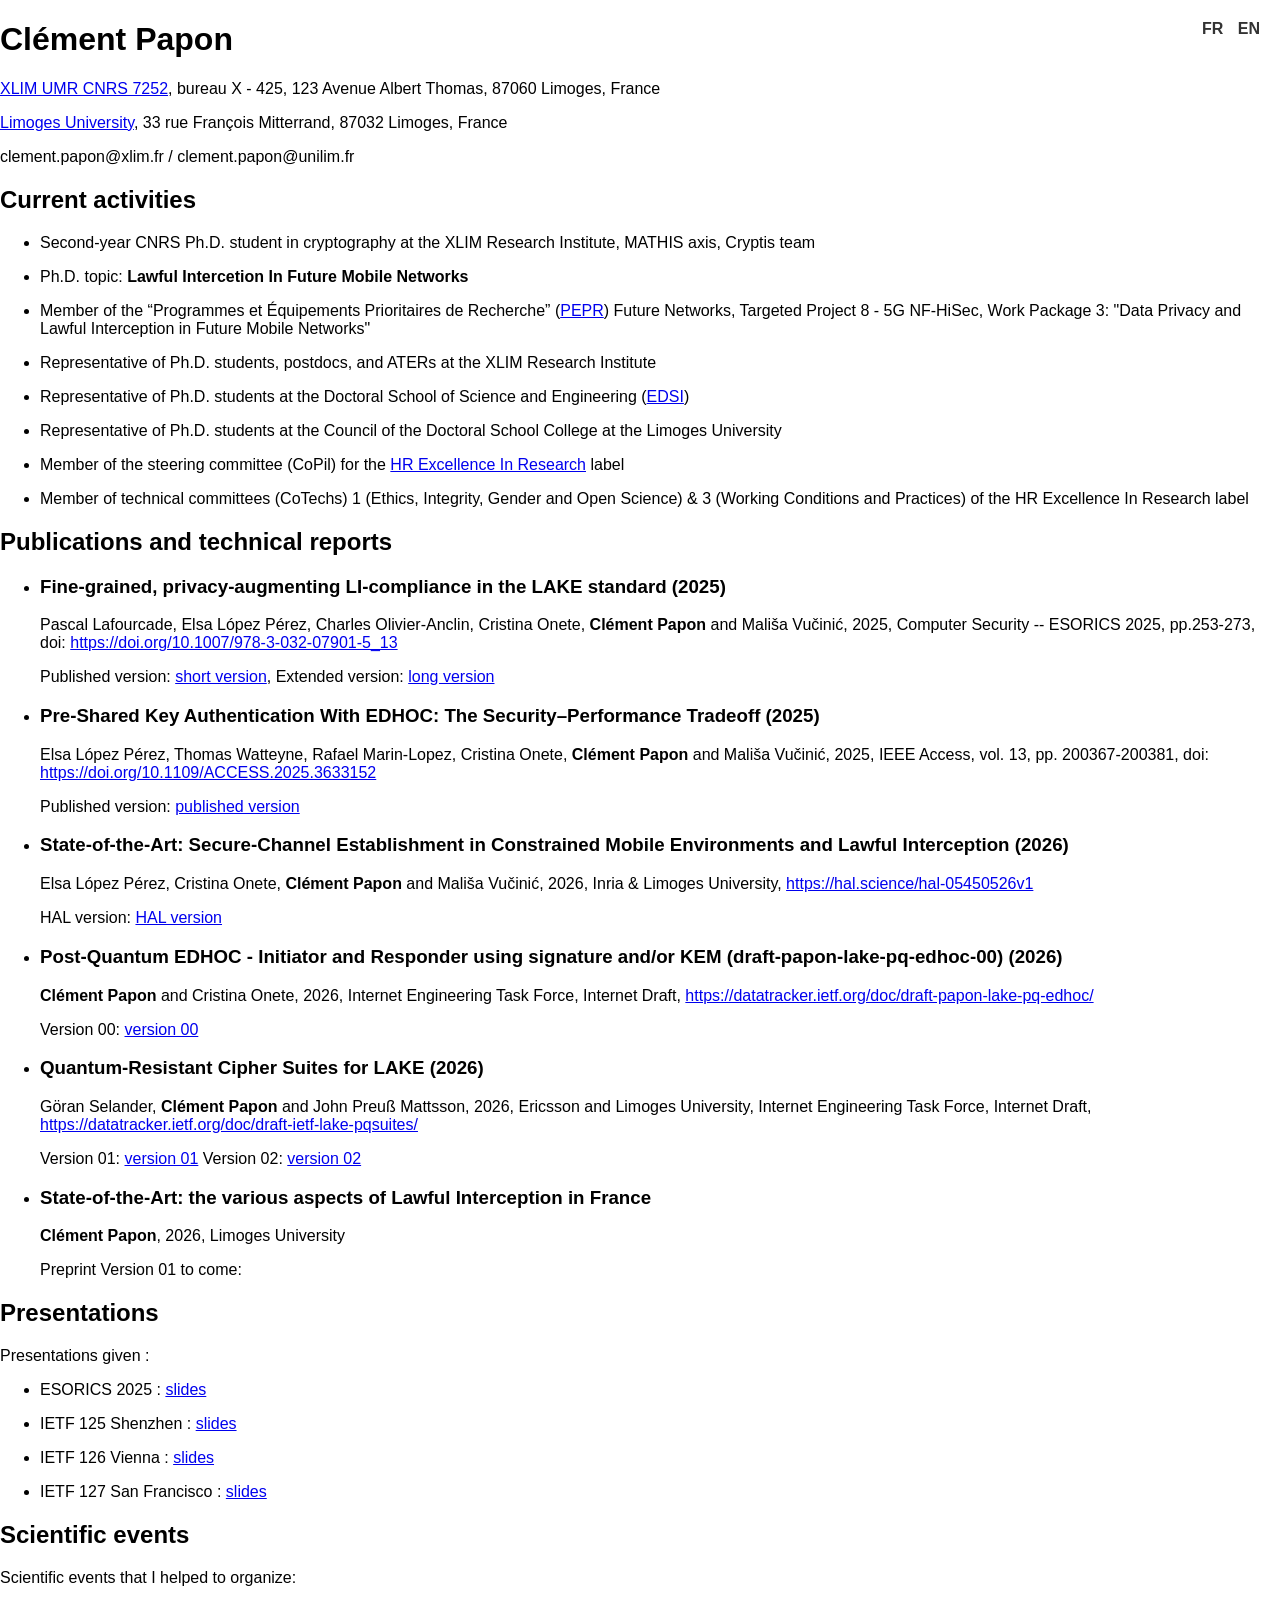
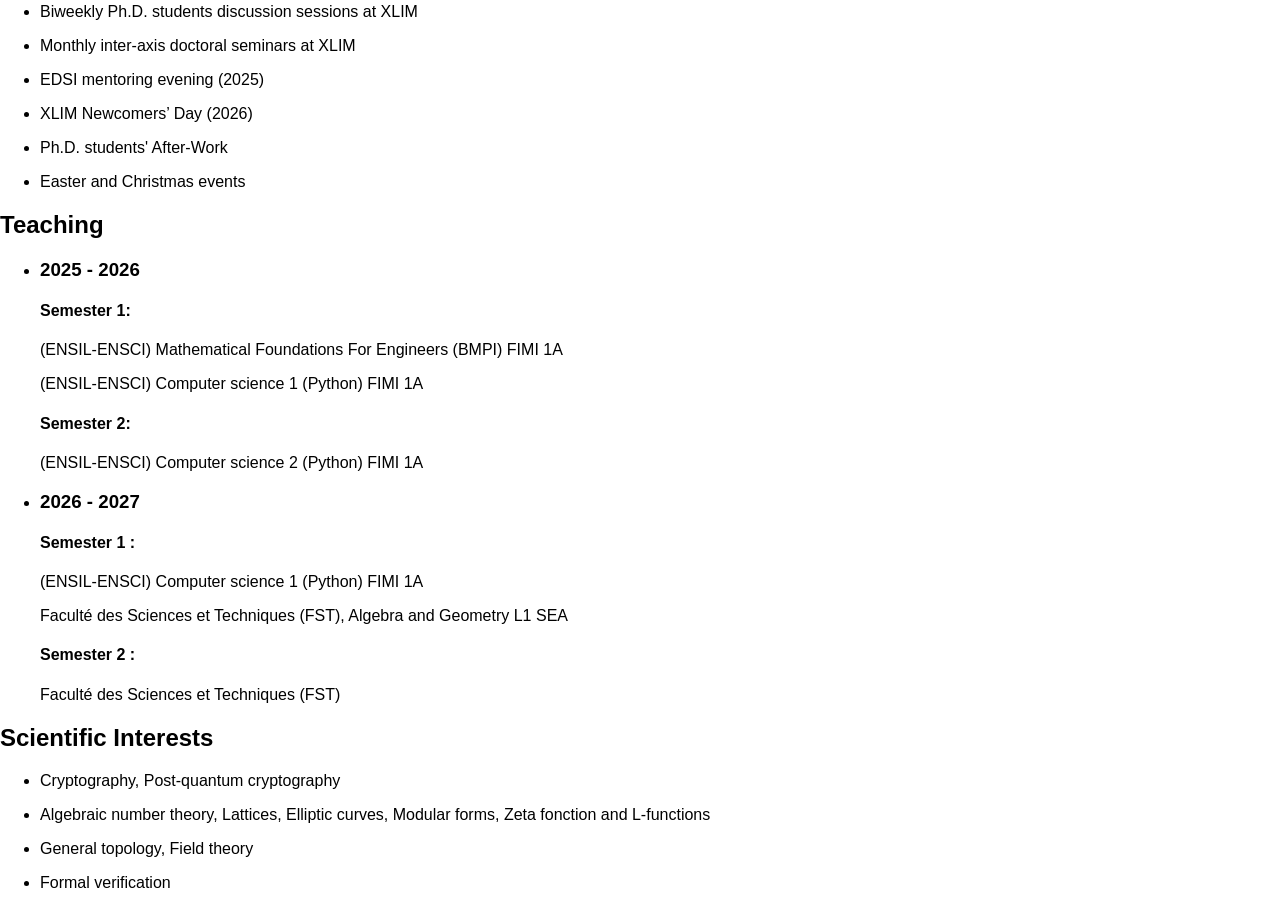
<file: en/index.html>
<!DOCTYPE html>
<html>
<head>
  <title>Clément Papon</title>
  <meta charset="utf-8">
  <link rel="stylesheet" href="/style.css">
</head>
<body>
  <div class="lang-switch">
    <a href="/fr/">FR</a>
    <a href="/en/">EN</a>
  </div>
  <h1>Clément Papon</h1>
  <p><a href="https://www.xlim.fr">XLIM UMR CNRS 7252</a>, bureau X - 425, 123 Avenue Albert Thomas, 87060 Limoges, France</p>
  <p><a href="https://www.unilim.fr">Limoges University</a>, 33 rue François Mitterrand, 87032 Limoges, France</p>
  <p>clement.papon@xlim.fr / clement.papon@unilim.fr</p>
  <h2>Current activities</h2>
  <ul>
    <li><p>Second-year CNRS Ph.D. student in cryptography at the XLIM Research Institute, MATHIS axis, Cryptis team</p></li>
    <li><p>Ph.D. topic: <strong>Lawful Intercetion In Future Mobile Networks</strong></p></li>
    <li><p>Member of the “Programmes et Équipements Prioritaires de Recherche” (<a href="https://pepr-futurenetworks.fr">PEPR</a>) Future Networks, Targeted Project 8 - 5G NF-HiSec, Work Package 3: "Data Privacy and Lawful Interception in Future Mobile Networks"</p></li>
    <li><p>Representative of Ph.D. students, postdocs, and ATERs at the XLIM Research Institute</p></li>
    <li><p>Representative of Ph.D. students at the Doctoral School of Science and Engineering (<a href="https://www.unilim.fr/ced/les-ecoles-doctorales/ecole-doctorale-sciences-et-ingenierie/">EDSI</a>)</p></li>
    <li><p>Representative of Ph.D. students at the Council of the Doctoral School College at the Limoges University</p></li>
    <li><p>Member of the steering committee (CoPil) for the <a href="https://www.unilim.fr/recherche/recherche-et-engagement-europeen/">HR Excellence In Research</a> label</p></li>
    <li><p>Member of technical committees (CoTechs) 1 (Ethics, Integrity, Gender and Open Science) & 3 (Working Conditions and Practices) of the HR Excellence In Research label</p></li>
  </ul>
  <h2>Publications and technical reports</h2>
  <ul>
    <li><h3><strong>Fine-grained, privacy-augmenting LI-compliance in the LAKE standard (2025)</strong></h3></li>
    <p>Pascal Lafourcade, Elsa López Pérez, Charles Olivier-Anclin, Cristina Onete, <strong>Clément Papon</strong> and Mališa Vučinić, 2025, Computer Security -- ESORICS 2025, pp.253-273, doi: <a href="https://doi.org/10.1007/978-3-032-07901-5_13">https://doi.org/10.1007/978-3-032-07901-5_13 </a></p>
    <p>Published version: <a href="/articles/LI-EDHOC-short.pdf">short version</a>, Extended version: <a href="/articles/LI-EDHOC-long.pdf">long version</a></p>
    <li><h3><strong>Pre-Shared Key Authentication With EDHOC: The Security–Performance Tradeoff (2025)</strong></h3></li>
    <p>Elsa López Pérez, Thomas Watteyne, Rafael Marin-Lopez, Cristina Onete, <strong>Clément Papon</strong> and Mališa Vučinić, 2025, IEEE Access, vol. 13, pp. 200367-200381, doi: <a href="https://doi.org/10.1109/ACCESS.2025.3633152">https://doi.org/10.1109/ACCESS.2025.3633152</a></p>
    <p>Published version: <a href="/articles/EDHOC-PSK.pdf">published version</a></p>
    <li><h3><strong>State-of-the-Art: Secure-Channel Establishment in Constrained Mobile Environments and Lawful Interception (2026)</strong></h3></li>
    <p>Elsa López Pérez, Cristina Onete, <strong>Clément Papon</strong> and Mališa Vučinić, 2026, Inria & Limoges University, <a href="https://hal.science/hal-05450526v1">https://hal.science/hal-05450526v1</a></p>
    <p>HAL version: <a href="/articles/State-of-the-art-D31.pdf">HAL version</a></p>
    <li><h3><strong>Post-Quantum EDHOC - Initiator and Responder using signature and/or KEM (draft-papon-lake-pq-edhoc-00) (2026)</strong></h3></li>
    <p><strong>Clément Papon</strong> and Cristina Onete, 2026, Internet Engineering Task Force, Internet Draft, <a href="https://datatracker.ietf.org/doc/draft-papon-lake-pq-edhoc/">https://datatracker.ietf.org/doc/draft-papon-lake-pq-edhoc/</a></p>
    <p>Version 00: <a href="/articles/draft-papon-lake-pq-edhoc-00.pdf">version 00</a></p>
    <li><h3><strong>Quantum-Resistant Cipher Suites for LAKE (2026)</strong></h3></li>
    <p>Göran Selander, <strong>Clément Papon</strong> and John Preuß Mattsson, 2026, Ericsson and Limoges University, Internet Engineering Task Force, Internet Draft, <a href="https://datatracker.ietf.org/doc/draft-ietf-lake-pqsuites/">https://datatracker.ietf.org/doc/draft-ietf-lake-pqsuites/</a></p>
    <p>Version 01: <a href="https://datatracker.ietf.org/doc/draft-ietf-lake-pqsuites/01/">version 01</a> Version 02: <a href="https://datatracker.ietf.org/doc/draft-ietf-lake-pqsuites/02/">version 02</a></p>
    <li><h3><strong>State-of-the-Art: the various aspects of Lawful Interception in France</strong></h3></li>
    <p><strong>Clément Papon</strong>, 2026, Limoges University</a></p>
    <p>Preprint Version 01 to come:</p>
  </ul>
  <h2>Presentations</h2>
  <p>Presentations given :</p>
  <ul>
    <li><p>ESORICS 2025 : <a href="/pres/ESORICS_2025.pdf"> slides</a></p></li>
    <li><p>IETF 125 Shenzhen : <a href="/pres/IETF_125.pdf"> slides</a></p></li>
    <li><p>IETF 126 Vienna : <a href="/pres/IETF_126.pdf"> slides</a></p></li>
    <li><p>IETF 127 San Francisco : <a href="/pres/IETF_127.pdf"> slides</a></p></li>
  </ul>
  <h2>Scientific events</h2>
  <p>Scientific events that I helped to organize:</p>
  <ul>
    <li><p>Biweekly Ph.D. students discussion sessions at XLIM</p></li>
    <li><p>Monthly inter-axis doctoral seminars at XLIM</p></li>
    <li><p>EDSI mentoring evening (2025)</p></li>
    <li><p>XLIM Newcomers’ Day (2026)</p></li>
    <li><p>Ph.D. students' After-Work</p></li>
    <li><p>Easter and Christmas events</p></li>
  </ul>
  <h2>Teaching</h2>
  <ul>
    <li><h3><strong>2025 - 2026</strong></h3></li>
    <p><h4>Semester 1:</h4> (ENSIL-ENSCI) Mathematical Foundations For Engineers (BMPI) FIMI 1A</p>
    <p>(ENSIL-ENSCI) Computer science 1 (Python) FIMI 1A</p>
    <p><h4>Semester 2:</h4> (ENSIL-ENSCI) Computer science 2 (Python) FIMI 1A</p>
    <li><h3><strong>2026 - 2027</strong></h3></li>
    <p><h4>Semester 1 :</h4></p>
    <p>(ENSIL-ENSCI) Computer science 1 (Python) FIMI 1A</p>
    <p>Faculté des Sciences et Techniques (FST), Algebra and Geometry L1 SEA</p>
    <p><h4>Semester 2 :</h4>Faculté des Sciences et Techniques (FST)</p>
  </ul>
  <h2>Scientific Interests</h2>
  <ul>
    <li><p>Cryptography, Post-quantum cryptography</p></li>
    <li><p>Algebraic number theory, Lattices, Elliptic curves, Modular forms, Zeta fonction and L-functions</p></li>
    <li><p>General topology, Field theory</p></li>
    <li><p>Formal verification</p></li>
  </ul>
  </body>
</html>
</file>
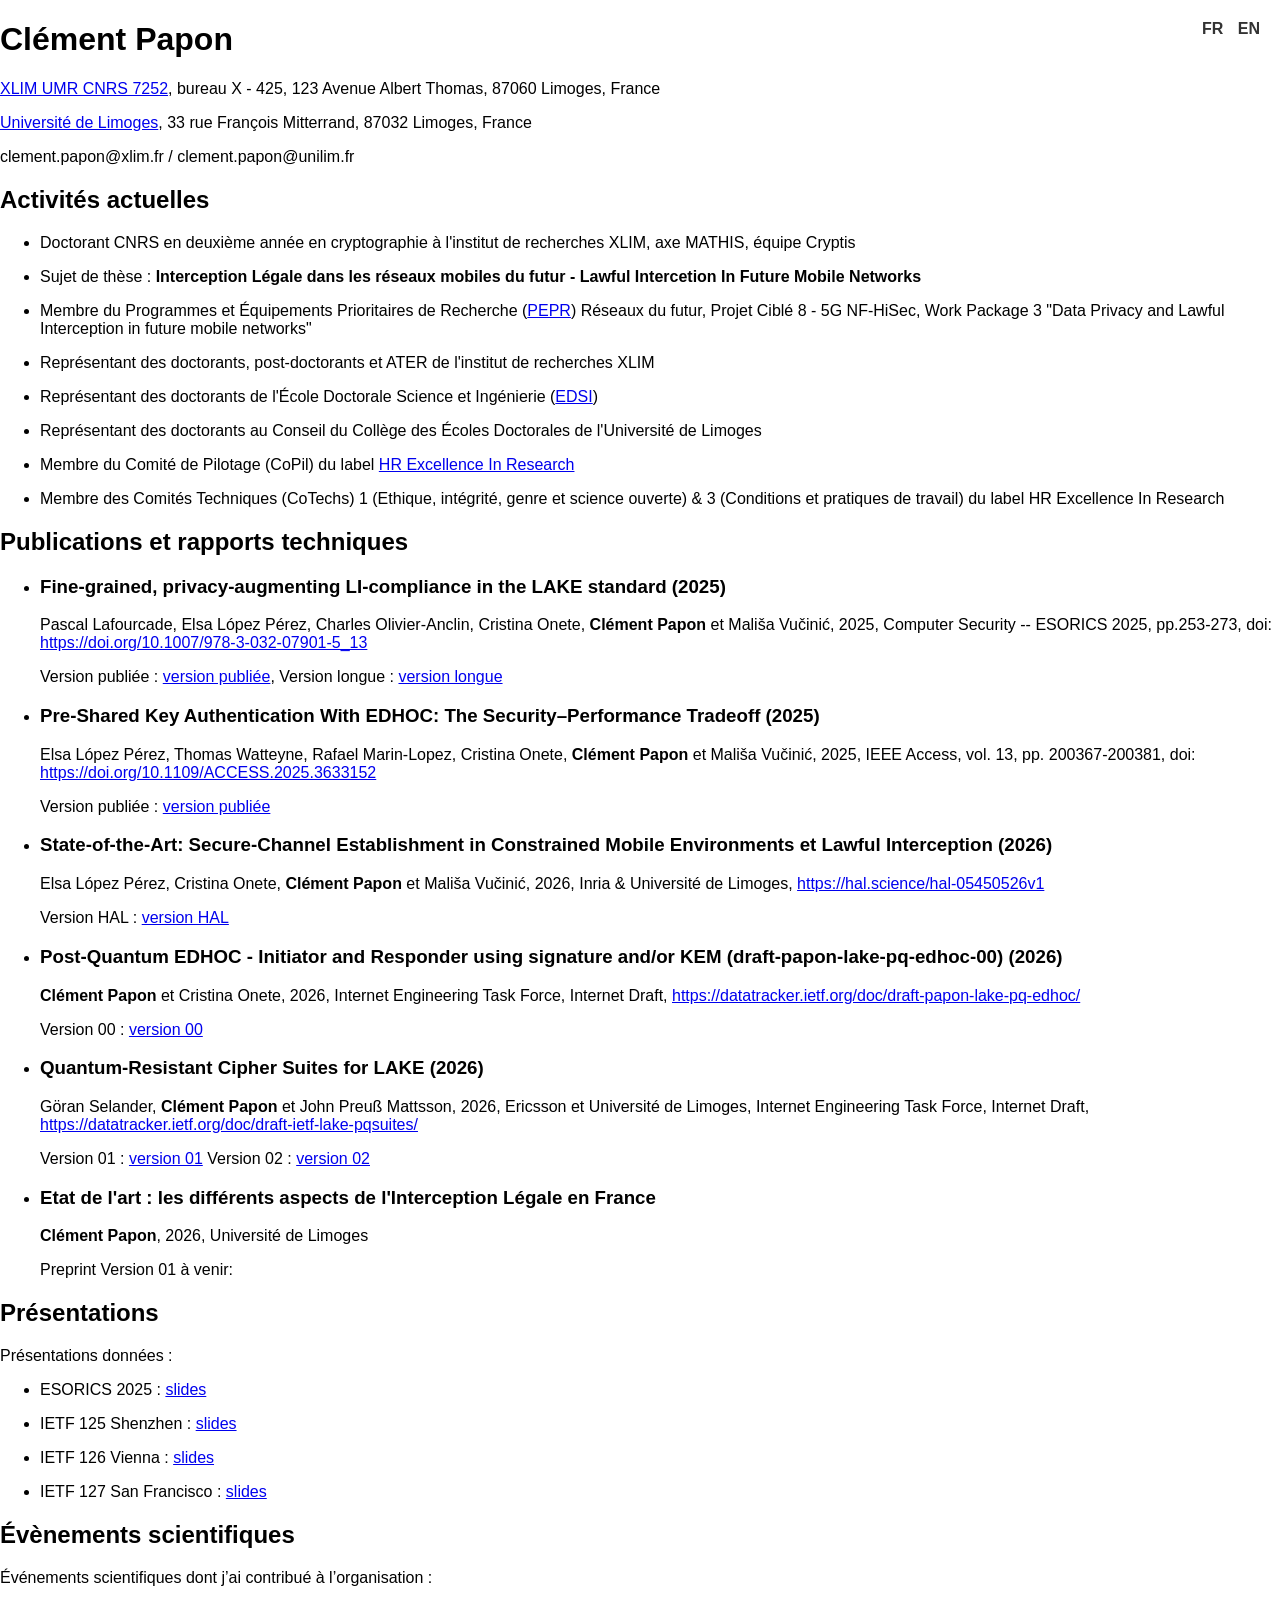
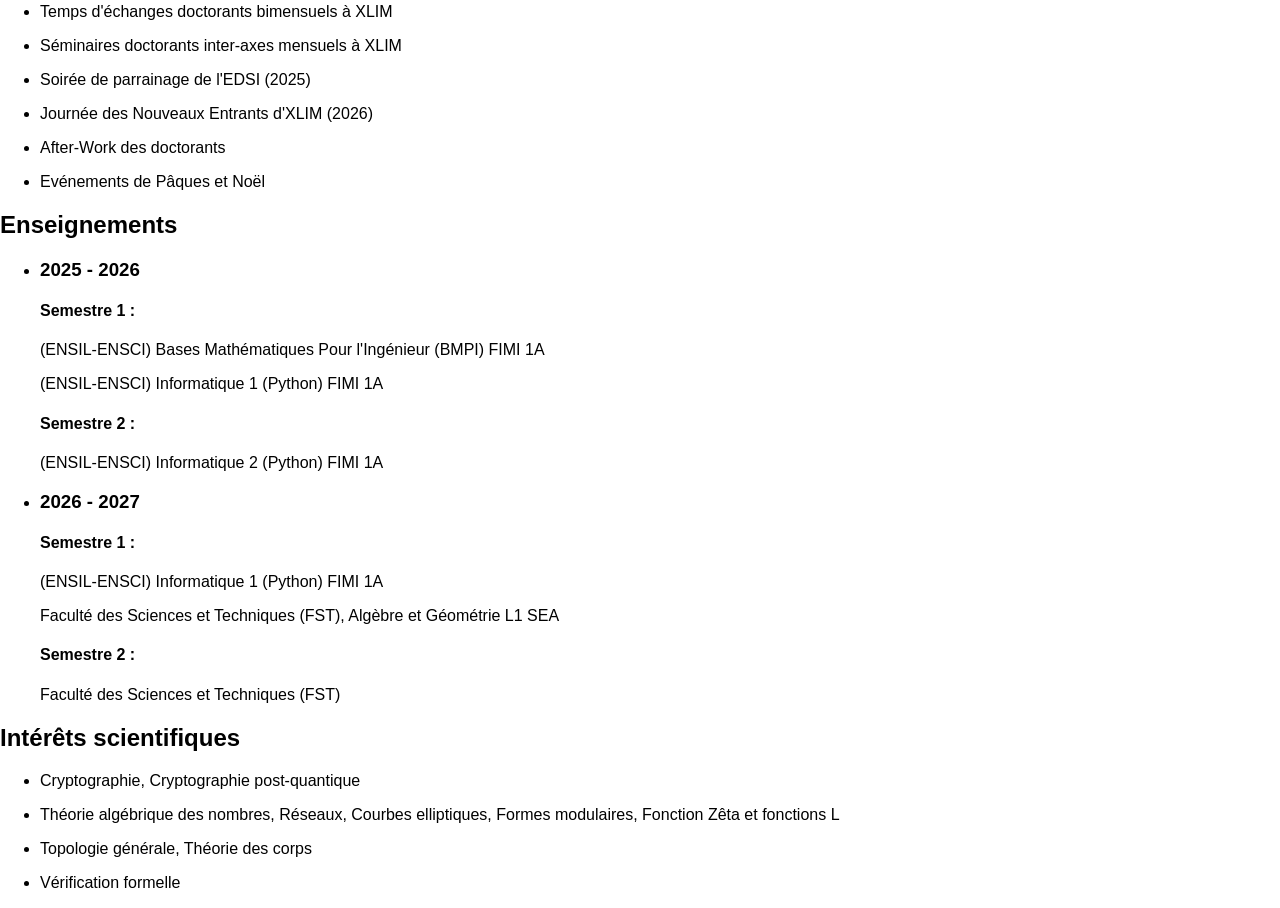
<file: fr/index.html>
<!DOCTYPE html>
<html>
<head>
  <title>Clément Papon</title>
  <meta charset="utf-8">
  <link rel="stylesheet" href="/style.css">
</head>
<body>
  <div class="lang-switch">
    <a href="/fr/">FR</a>
    <a href="/en/">EN</a>
  </div>
  <h1>Clément Papon</h1>
  <p><a href="https://www.xlim.fr">XLIM UMR CNRS 7252</a>, bureau X - 425, 123 Avenue Albert Thomas, 87060 Limoges, France</p>
  <p><a href="https://www.unilim.fr">Université de Limoges</a>, 33 rue François Mitterrand, 87032 Limoges, France</p>
  <p>clement.papon@xlim.fr / clement.papon@unilim.fr</p>
  <h2>Activités actuelles</h2>
  <ul>
    <li><p>Doctorant CNRS en deuxième année en cryptographie à l'institut de recherches XLIM, axe MATHIS, équipe Cryptis</p></li>
    <li><p>Sujet de thèse : <strong>Interception Légale dans les réseaux mobiles du futur - Lawful Intercetion In Future Mobile Networks</strong></p></li>
    <li><p>Membre du Programmes et Équipements Prioritaires de Recherche (<a href="https://pepr-futurenetworks.fr">PEPR</a>) Réseaux du futur, Projet Ciblé 8 - 5G NF-HiSec, Work Package 3 "Data Privacy and Lawful Interception in future mobile networks"</p></li>
    <li><p>Représentant des doctorants, post-doctorants et ATER de l'institut de recherches XLIM</p></li>
    <li><p>Représentant des doctorants de l'École Doctorale Science et Ingénierie (<a href="https://www.unilim.fr/ced/les-ecoles-doctorales/ecole-doctorale-sciences-et-ingenierie/">EDSI</a>)</p></li>
    <li><p>Représentant des doctorants au Conseil du Collège des Écoles Doctorales de l'Université de Limoges</p></li>
    <li><p>Membre du Comité de Pilotage (CoPil) du label <a href="https://www.unilim.fr/recherche/recherche-et-engagement-europeen/">HR Excellence In Research</a></p></li>
    <li><p>Membre des Comités Techniques (CoTechs) 1 (Ethique, intégrité, genre et science ouverte) & 3 (Conditions et pratiques de travail) du label HR Excellence In Research</p></li>
  </ul>
  <h2>Publications et rapports techniques</h2>
  <ul>
    <li><h3><strong>Fine-grained, privacy-augmenting LI-compliance in the LAKE standard (2025)</strong></h3></li>
    <p>Pascal Lafourcade, Elsa López Pérez, Charles Olivier-Anclin, Cristina Onete, <strong>Clément Papon</strong> et Mališa Vučinić, 2025, Computer Security -- ESORICS 2025, pp.253-273, doi: <a href="https://doi.org/10.1007/978-3-032-07901-5_13">https://doi.org/10.1007/978-3-032-07901-5_13 </a></p>
    <p>Version publiée : <a href="/articles/LI-EDHOC-short.pdf">version publiée</a>, Version longue : <a href="/articles/LI-EDHOC-long.pdf">version longue</a></p>
    <li><h3><strong>Pre-Shared Key Authentication With EDHOC: The Security–Performance Tradeoff (2025)</strong></h3></li>
    <p>Elsa López Pérez, Thomas Watteyne, Rafael Marin-Lopez, Cristina Onete, <strong>Clément Papon</strong> et Mališa Vučinić, 2025, IEEE Access, vol. 13, pp. 200367-200381, doi: <a href="https://doi.org/10.1109/ACCESS.2025.3633152">https://doi.org/10.1109/ACCESS.2025.3633152</a></p>
    <p>Version publiée : <a href="/articles/EDHOC-PSK.pdf">version publiée</a></p>
    <li><h3><strong>State-of-the-Art: Secure-Channel Establishment in Constrained Mobile Environments et Lawful Interception (2026)</strong></h3></li>
    <p>Elsa López Pérez, Cristina Onete, <strong>Clément Papon</strong> et Mališa Vučinić, 2026, Inria & Université de Limoges, <a href="https://hal.science/hal-05450526v1">https://hal.science/hal-05450526v1</a></p>
    <p>Version HAL : <a href="/articles/State-of-the-art-D31.pdf">version HAL</a></p>
    <li><h3><strong>Post-Quantum EDHOC - Initiator and Responder using signature and/or KEM (draft-papon-lake-pq-edhoc-00) (2026)</strong></h3></li>
    <p><strong>Clément Papon</strong> et Cristina Onete, 2026, Internet Engineering Task Force, Internet Draft, <a href="https://datatracker.ietf.org/doc/draft-papon-lake-pq-edhoc/">https://datatracker.ietf.org/doc/draft-papon-lake-pq-edhoc/</a></p>
    <p>Version 00 : <a href="/articles/draft-papon-lake-pq-edhoc-00.pdf">version 00</a></p>
    <li><h3><strong>Quantum-Resistant Cipher Suites for LAKE (2026)</strong></h3></li>
    <p>Göran Selander, <strong>Clément Papon</strong> et John Preuß Mattsson, 2026, Ericsson et Université de Limoges, Internet Engineering Task Force, Internet Draft, <a href="https://datatracker.ietf.org/doc/draft-ietf-lake-pqsuites/">https://datatracker.ietf.org/doc/draft-ietf-lake-pqsuites/</a></p>
    <p>Version 01 : <a href="https://datatracker.ietf.org/doc/draft-ietf-lake-pqsuites/01/">version 01</a> Version 02 : <a href="https://datatracker.ietf.org/doc/draft-ietf-lake-pqsuites/02/">version 02</a></p>
    <li><h3><strong>Etat de l'art : les différents aspects de l'Interception Légale en France</strong></h3></li>
    <p><strong>Clément Papon</strong>, 2026, Université de Limoges</a></p>
    <p>Preprint Version 01 à venir:</p>
  </ul>
  <h2>Présentations</h2>
  <p>Présentations données :</p>
  <ul>
    <li><p>ESORICS 2025 : <a href="/pres/ESORICS_2025.pdf"> slides</a></p></li>
    <li><p>IETF 125 Shenzhen : <a href="/pres/IETF_125.pdf"> slides</a></p></li>
    <li><p>IETF 126 Vienna : <a href="/pres/IETF_126.pdf"> slides</a></p></li>
    <li><p>IETF 127 San Francisco : <a href="/pres/IETF_127.pdf"> slides</a></p></li>
  </ul>
  <h2>Évènements scientifiques</h2>
  <p>Événements scientifiques dont j’ai contribué à l’organisation :</p>
  <ul>
    <li><p>Temps d'échanges doctorants bimensuels à XLIM</p></li>
    <li><p>Séminaires doctorants inter-axes mensuels à XLIM</p></li>
    <li><p>Soirée de parrainage de l'EDSI (2025)</p></li>
    <li><p>Journée des Nouveaux Entrants d'XLIM (2026)</p></li>
    <li><p>After-Work des doctorants</p></li>
    <li><p>Evénements de Pâques et Noël</p></li>
  </ul>
  <h2>Enseignements</h2>
  <ul>
    <li><h3><strong>2025 - 2026</strong></h3></li>
    <p><h4>Semestre 1 :</h4> (ENSIL-ENSCI) Bases Mathématiques Pour l'Ingénieur (BMPI) FIMI 1A</p>
    <p>(ENSIL-ENSCI) Informatique 1 (Python) FIMI 1A</p>
    <p><h4>Semestre 2 :</h4> (ENSIL-ENSCI) Informatique 2 (Python) FIMI 1A</p>
    <li><h3><strong>2026 - 2027</strong></h3></li>
    <p><h4>Semestre 1 :</h4></p>
    <p>(ENSIL-ENSCI) Informatique 1 (Python) FIMI 1A</p>
    <p>Faculté des Sciences et Techniques (FST), Algèbre et Géométrie L1 SEA</p>
    <p><h4>Semestre 2 :</h4>Faculté des Sciences et Techniques (FST)</p>
  </ul>
  <h2>Intérêts scientifiques</h2>
  <ul>
    <li><p>Cryptographie, Cryptographie post-quantique</p></li>
    <li><p>Théorie algébrique des nombres, Réseaux, Courbes elliptiques, Formes modulaires, Fonction Zêta et fonctions L</p></li>
    <li><p>Topologie générale, Théorie des corps</p></li>
    <li><p>Vérification formelle</p></li>
  </ul>
  </body>
</html>
</file>
<file: style.css>
body {
    font-family: sans-serif;
    margin: auto;
    max-width: 1280px;
  }

  .navbar {
    background-color: #313236;
    border-radius: 2px;
    max-width: 800px;
  }

  .navbar a {
    color: #aaa;
    display: inline-block;
    font-size: 15px;
    padding: 10px;
    text-decoration: none;
  }

  .navbar a:hover {
    color: #ffffff;
  }

  .lang-switch {
    position: absolute;
    top: 20px;
    right: 20px;
    font-family: sans-serif;
  }

  .lang-switch a {
    text-decoration: none;
    margin-left: 10px;
    color: #333;
    font-weight: bold;
  }
</file>
